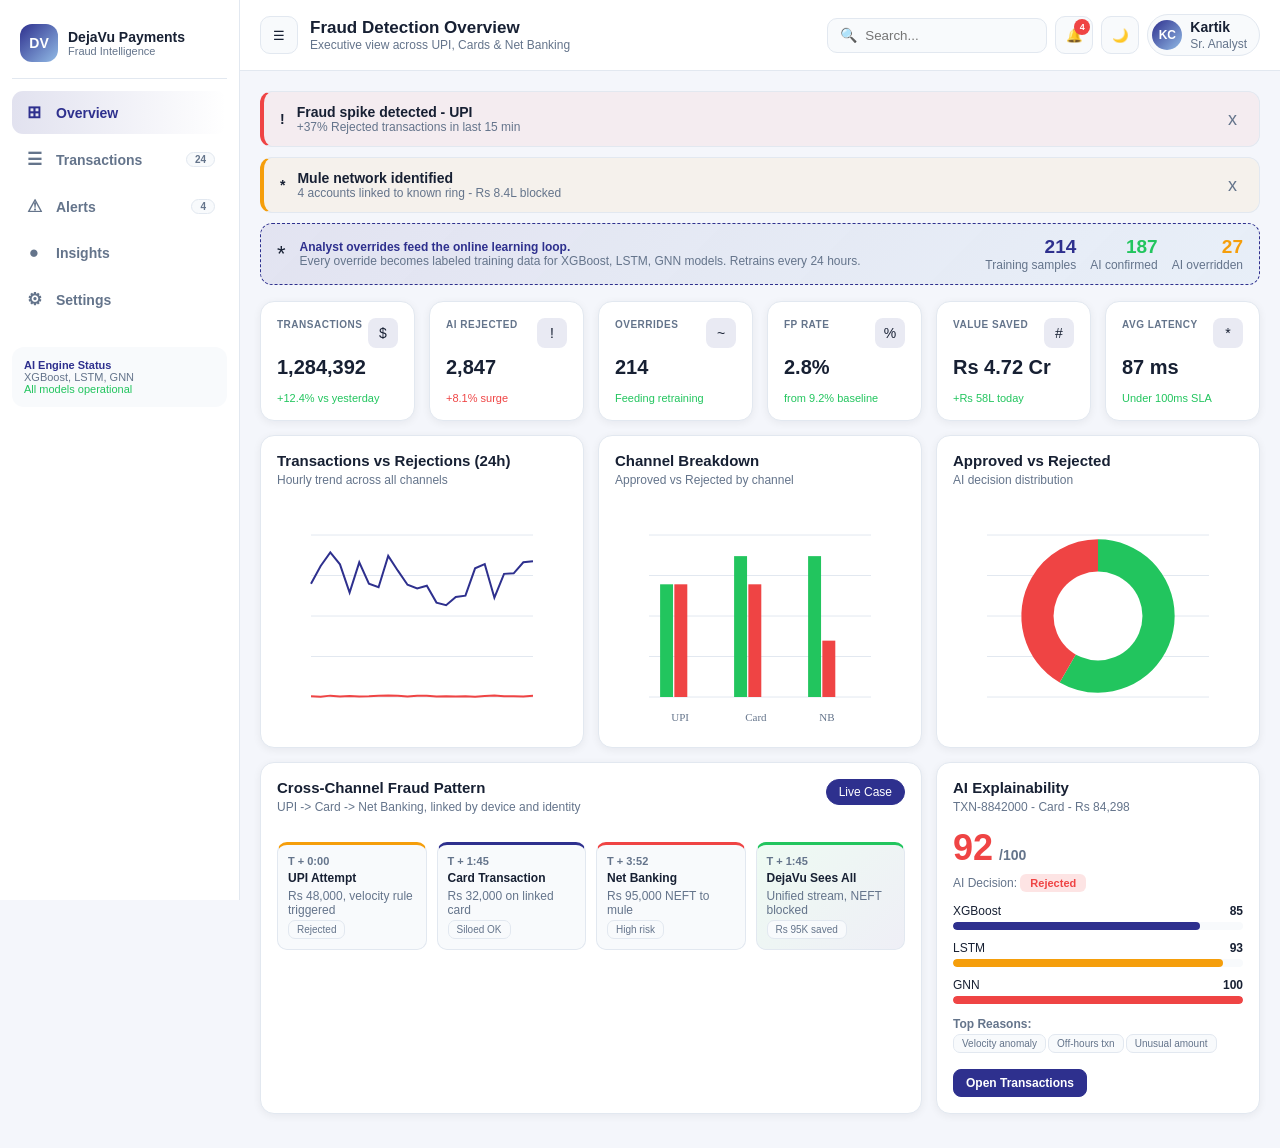
<file: index.html>
<!DOCTYPE html>
<html lang="en"><head><meta charset="UTF-8"><meta name="viewport" content="width=device-width,initial-scale=1.0"><title>DejaVu Payments</title><link rel="stylesheet" href="styles.css"></head>
<body data-page="overview">
<div class="app">
  <aside class="sidebar" id="sidebar">
    <div class="brand"><div class="logo">DV</div><div class="brand-text"><div class="brand-title">DejaVu Payments</div><div class="brand-sub">Fraud Intelligence</div></div></div>
    
<nav class="nav">
  <a href="index.html" data-page="overview"><span class="nav-ico">&#8862;</span><span class="nav-label">Overview</span></a>
  <a href="transactions.html" data-page="transactions"><span class="nav-ico">&#9776;</span><span class="nav-label">Transactions</span><span class="nav-count" data-count="txns">0</span></a>
  <a href="alerts.html" data-page="alerts"><span class="nav-ico">&#9888;</span><span class="nav-label">Alerts</span><span class="nav-count" data-count="alerts">0</span></a>
  <a href="insights.html" data-page="insights"><span class="nav-ico">&#9679;</span><span class="nav-label">Insights</span></a>
  <a href="settings.html" data-page="settings"><span class="nav-ico">&#9881;</span><span class="nav-label">Settings</span></a>
</nav>

    <div class="engine-card"><b style="color:var(--primary)">AI Engine Status</b><br>XGBoost, LSTM, GNN<br><span style="color:var(--safe)">All models operational</span></div>
  </aside>
  <main class="main">
    <header class="topbar">
      <div class="left-head"><button class="icon-btn" id="collapseBtn">&#9776;</button><div><div class="page-title" id="pageTitle"></div><div class="page-sub" id="pageSub"></div></div></div>
      <div class="top-actions">
        <div class="search"><span>&#128269;</span><input placeholder="Search..."></div>
        <button class="icon-btn" id="notifBtn">&#128276;<span class="badge" id="notifBadge">0</span></button>
        <button class="icon-btn" id="themeToggle">&#127769;</button>
        <div class="user"><div class="avatar">KC</div><span><b>Kartik</b><br><small class="small">Sr. Analyst</small></span></div>
        <div class="notif-panel" id="notifPanel"><div class="notif-head"><b>Notifications</b><button class="btn" onclick="markAllRead()">Mark all read</button></div><div class="notif-list" id="notifList"></div><a class="small" style="text-align:center;padding:10px;text-decoration:none;color:var(--primary)" href="alerts.html">View all alerts</a></div>
      </div>
    </header>
    <section class="content">
<div id="alertsStrip"></div>
<div class="training-banner" id="trainingBanner"></div>
<div class="grid">
  <div class="kpi c2"><div class="kpi-top"><div class="kpi-label">Transactions</div><div class="kpi-ico">$</div></div><div class="kpi-value">1,284,392</div><div class="delta up">+12.4% vs yesterday</div></div>
  <div class="kpi c2"><div class="kpi-top"><div class="kpi-label">AI Rejected</div><div class="kpi-ico">!</div></div><div class="kpi-value">2,847</div><div class="delta down">+8.1% surge</div></div>
  <div class="kpi c2"><div class="kpi-top"><div class="kpi-label">Overrides</div><div class="kpi-ico">~</div></div><div class="kpi-value">214</div><div class="delta up">Feeding retraining</div></div>
  <div class="kpi c2"><div class="kpi-top"><div class="kpi-label">FP Rate</div><div class="kpi-ico">%</div></div><div class="kpi-value">2.8%</div><div class="delta up">from 9.2% baseline</div></div>
  <div class="kpi c2"><div class="kpi-top"><div class="kpi-label">Value Saved</div><div class="kpi-ico">#</div></div><div class="kpi-value">Rs 4.72 Cr</div><div class="delta up">+Rs 58L today</div></div>
  <div class="kpi c2"><div class="kpi-top"><div class="kpi-label">Avg Latency</div><div class="kpi-ico">*</div></div><div class="kpi-value">87 ms</div><div class="delta up">Under 100ms SLA</div></div>
</div>
<div class="grid">
  <div class="card c4"><div class="card-title">Transactions vs Rejections (24h)</div><div class="card-sub">Hourly trend across all channels</div><div class="chartbox"><canvas id="lineChart"></canvas></div></div>
  <div class="card c4"><div class="card-title">Channel Breakdown</div><div class="card-sub">Approved vs Rejected by channel</div><div class="chartbox"><canvas id="barChart"></canvas></div></div>
  <div class="card c4"><div class="card-title">Approved vs Rejected</div><div class="card-sub">AI decision distribution</div><div class="chartbox"><canvas id="donutChart"></canvas></div></div>
</div>
<div class="grid">
  <div class="card c8">
    <div class="card-head"><div><div class="card-title">Cross-Channel Fraud Pattern</div><div class="card-sub">UPI -> Card -> Net Banking, linked by device and identity</div></div><span class="chip active">Live Case</span></div>
    <div class="timeline">
      <div class="node upi"><div class="time">T + 0:00</div><div class="tl-title">UPI Attempt</div><div class="small">Rs 48,000, velocity rule triggered</div><span class="tag">Rejected</span></div>
      <div class="node cardn"><div class="time">T + 1:45</div><div class="tl-title">Card Transaction</div><div class="small">Rs 32,000 on linked card</div><span class="tag">Siloed OK</span></div>
      <div class="node nb"><div class="time">T + 3:52</div><div class="tl-title">Net Banking</div><div class="small">Rs 95,000 NEFT to mule</div><span class="tag">High risk</span></div>
      <div class="node dv"><div class="time">T + 1:45</div><div class="tl-title">DejaVu Sees All</div><div class="small">Unified stream, NEFT blocked</div><span class="tag">Rs 95K saved</span></div>
    </div>
  </div>
  <div class="card c4">
    <div class="card-title">AI Explainability</div>
    <div class="card-sub" id="explainId"></div>
    <div class="risk-big" id="explainScore"></div>
    <div id="aiDecisionLabel" class="small" style="margin:6px 0 12px"></div>
    <div class="sig"><div class="sigline"><span>XGBoost</span><b id="sigXGB"></b></div><div class="bar"><div id="fillXGB" class="fill" style="background:var(--primary)"></div></div></div>
    <div class="sig"><div class="sigline"><span>LSTM</span><b id="sigLSTM"></b></div><div class="bar"><div id="fillLSTM" class="fill" style="background:var(--warn)"></div></div></div>
    <div class="sig"><div class="sigline"><span>GNN</span><b id="sigGNN"></b></div><div class="bar"><div id="fillGNN" class="fill" style="background:var(--danger)"></div></div></div>
    <div style="margin-top:10px"><b class="small">Top Reasons:</b><br><div id="explainReasons"></div></div>
    <br><a href="transactions.html" class="btn primary">Open Transactions</a>
  </div>
</div>
</section>
  </main>
</div>

<div class="modal-back" id="modalBack">
  <div class="modal">
    <h3 id="modalTitle">Manual Review</h3>
    <p class="small" id="modalDesc"></p>
    <label>Reason <span style="color:var(--danger)">*</span></label>
    <select id="modalReason">
      <option value="">Select reason...</option>
      <option>Customer verified transaction</option>
      <option>Known merchant / recurring pattern</option>
      <option>Velocity anomaly confirmed</option>
      <option>Mule network destination confirmed</option>
      <option>Behavioral drift matches ATO</option>
      <option>False positive - low-risk context</option>
      <option>Other (see notes)</option>
    </select>
    <label>Analyst Notes (optional)</label>
    <textarea rows="3" placeholder="Add training context..."></textarea>
    <div class="modal-actions">
      <button class="btn" onclick="closeModal()">Cancel</button>
      <button class="btn primary" onclick="submitReview()">Submit as Training Data</button>
    </div>
  </div>
</div>
<div class="toast" id="toast"><b id="toastTitle">Saved</b><br><span class="small" id="toastMsg">Done</span></div>

<script src="app.js"></script>
</body></html>
</file>
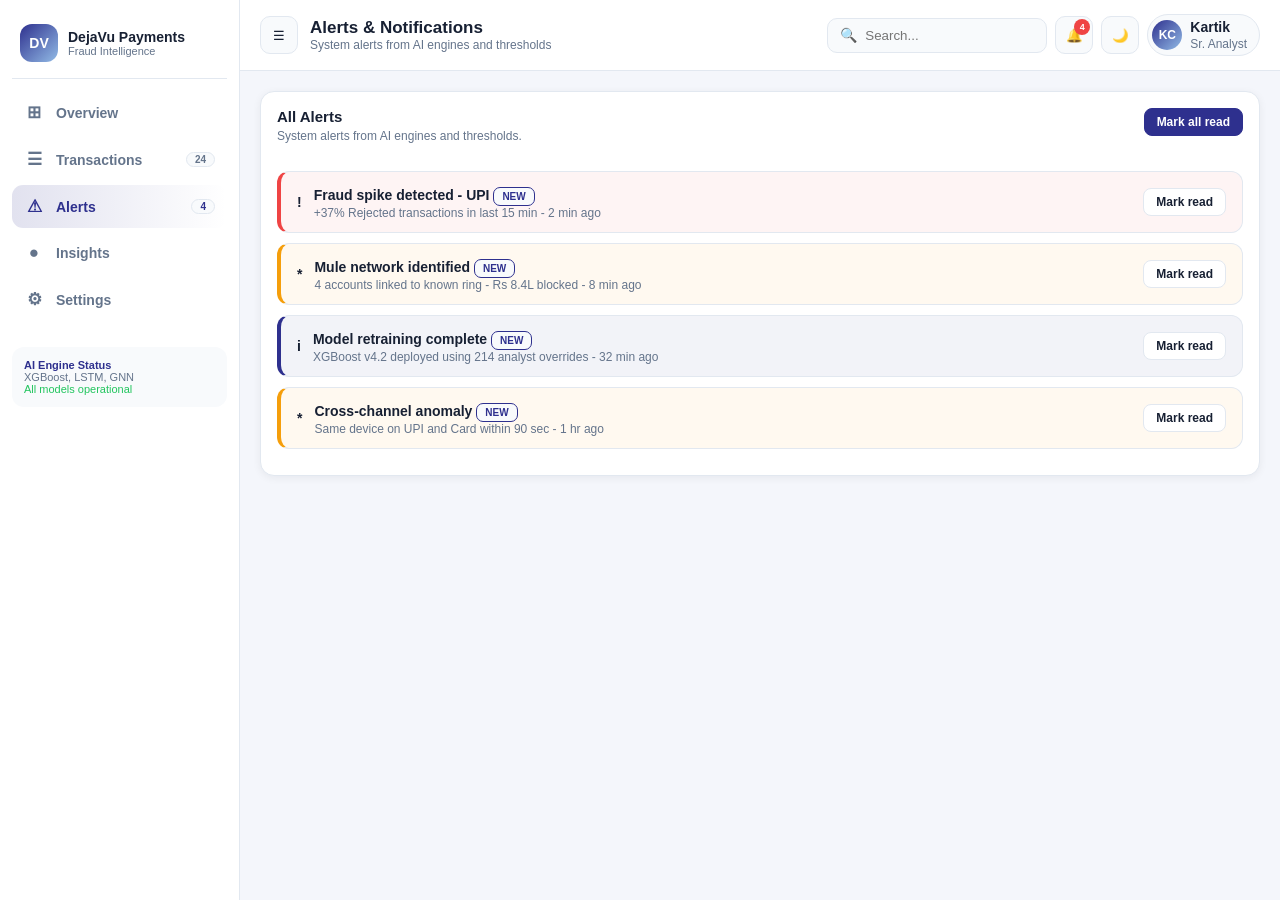
<file: alerts.html>
<!DOCTYPE html>
<html lang="en"><head><meta charset="UTF-8"><meta name="viewport" content="width=device-width,initial-scale=1.0"><title>DejaVu Payments</title><link rel="stylesheet" href="styles.css"></head>
<body data-page="alerts">
<div class="app">
  <aside class="sidebar" id="sidebar">
    <div class="brand"><div class="logo">DV</div><div class="brand-text"><div class="brand-title">DejaVu Payments</div><div class="brand-sub">Fraud Intelligence</div></div></div>
    
<nav class="nav">
  <a href="index.html" data-page="overview"><span class="nav-ico">&#8862;</span><span class="nav-label">Overview</span></a>
  <a href="transactions.html" data-page="transactions"><span class="nav-ico">&#9776;</span><span class="nav-label">Transactions</span><span class="nav-count" data-count="txns">0</span></a>
  <a href="alerts.html" data-page="alerts"><span class="nav-ico">&#9888;</span><span class="nav-label">Alerts</span><span class="nav-count" data-count="alerts">0</span></a>
  <a href="insights.html" data-page="insights"><span class="nav-ico">&#9679;</span><span class="nav-label">Insights</span></a>
  <a href="settings.html" data-page="settings"><span class="nav-ico">&#9881;</span><span class="nav-label">Settings</span></a>
</nav>

    <div class="engine-card"><b style="color:var(--primary)">AI Engine Status</b><br>XGBoost, LSTM, GNN<br><span style="color:var(--safe)">All models operational</span></div>
  </aside>
  <main class="main">
    <header class="topbar">
      <div class="left-head"><button class="icon-btn" id="collapseBtn">&#9776;</button><div><div class="page-title" id="pageTitle"></div><div class="page-sub" id="pageSub"></div></div></div>
      <div class="top-actions">
        <div class="search"><span>&#128269;</span><input placeholder="Search..."></div>
        <button class="icon-btn" id="notifBtn">&#128276;<span class="badge" id="notifBadge">0</span></button>
        <button class="icon-btn" id="themeToggle">&#127769;</button>
        <div class="user"><div class="avatar">KC</div><span><b>Kartik</b><br><small class="small">Sr. Analyst</small></span></div>
        <div class="notif-panel" id="notifPanel"><div class="notif-head"><b>Notifications</b><button class="btn" onclick="markAllRead()">Mark all read</button></div><div class="notif-list" id="notifList"></div><a class="small" style="text-align:center;padding:10px;text-decoration:none;color:var(--primary)" href="alerts.html">View all alerts</a></div>
      </div>
    </header>
    <section class="content">
<div class="grid"><div class="card c12">
  <div class="card-head"><div><div class="card-title">All Alerts</div><div class="card-sub">System alerts from AI engines and thresholds.</div></div><button class="btn primary" onclick="markAllRead();renderAlerts()">Mark all read</button></div>
  <div id="alertsList"></div>
</div></div>
</section>
  </main>
</div>

<div class="modal-back" id="modalBack">
  <div class="modal">
    <h3 id="modalTitle">Manual Review</h3>
    <p class="small" id="modalDesc"></p>
    <label>Reason <span style="color:var(--danger)">*</span></label>
    <select id="modalReason">
      <option value="">Select reason...</option>
      <option>Customer verified transaction</option>
      <option>Known merchant / recurring pattern</option>
      <option>Velocity anomaly confirmed</option>
      <option>Mule network destination confirmed</option>
      <option>Behavioral drift matches ATO</option>
      <option>False positive - low-risk context</option>
      <option>Other (see notes)</option>
    </select>
    <label>Analyst Notes (optional)</label>
    <textarea rows="3" placeholder="Add training context..."></textarea>
    <div class="modal-actions">
      <button class="btn" onclick="closeModal()">Cancel</button>
      <button class="btn primary" onclick="submitReview()">Submit as Training Data</button>
    </div>
  </div>
</div>
<div class="toast" id="toast"><b id="toastTitle">Saved</b><br><span class="small" id="toastMsg">Done</span></div>

<script src="app.js"></script>
</body></html>
</file>
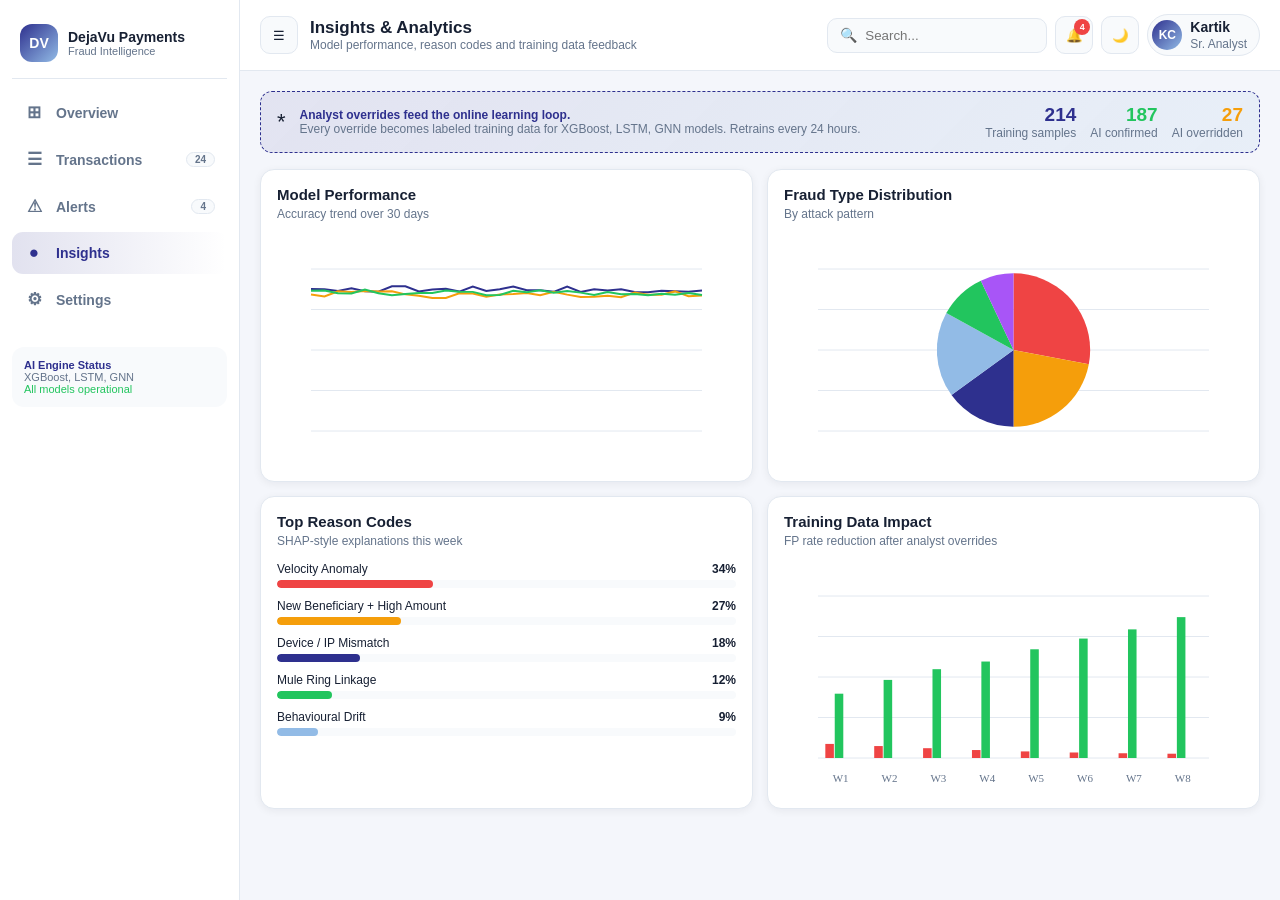
<file: insights.html>
<!DOCTYPE html>
<html lang="en"><head><meta charset="UTF-8"><meta name="viewport" content="width=device-width,initial-scale=1.0"><title>DejaVu Payments</title><link rel="stylesheet" href="styles.css"></head>
<body data-page="insights">
<div class="app">
  <aside class="sidebar" id="sidebar">
    <div class="brand"><div class="logo">DV</div><div class="brand-text"><div class="brand-title">DejaVu Payments</div><div class="brand-sub">Fraud Intelligence</div></div></div>
    
<nav class="nav">
  <a href="index.html" data-page="overview"><span class="nav-ico">&#8862;</span><span class="nav-label">Overview</span></a>
  <a href="transactions.html" data-page="transactions"><span class="nav-ico">&#9776;</span><span class="nav-label">Transactions</span><span class="nav-count" data-count="txns">0</span></a>
  <a href="alerts.html" data-page="alerts"><span class="nav-ico">&#9888;</span><span class="nav-label">Alerts</span><span class="nav-count" data-count="alerts">0</span></a>
  <a href="insights.html" data-page="insights"><span class="nav-ico">&#9679;</span><span class="nav-label">Insights</span></a>
  <a href="settings.html" data-page="settings"><span class="nav-ico">&#9881;</span><span class="nav-label">Settings</span></a>
</nav>

    <div class="engine-card"><b style="color:var(--primary)">AI Engine Status</b><br>XGBoost, LSTM, GNN<br><span style="color:var(--safe)">All models operational</span></div>
  </aside>
  <main class="main">
    <header class="topbar">
      <div class="left-head"><button class="icon-btn" id="collapseBtn">&#9776;</button><div><div class="page-title" id="pageTitle"></div><div class="page-sub" id="pageSub"></div></div></div>
      <div class="top-actions">
        <div class="search"><span>&#128269;</span><input placeholder="Search..."></div>
        <button class="icon-btn" id="notifBtn">&#128276;<span class="badge" id="notifBadge">0</span></button>
        <button class="icon-btn" id="themeToggle">&#127769;</button>
        <div class="user"><div class="avatar">KC</div><span><b>Kartik</b><br><small class="small">Sr. Analyst</small></span></div>
        <div class="notif-panel" id="notifPanel"><div class="notif-head"><b>Notifications</b><button class="btn" onclick="markAllRead()">Mark all read</button></div><div class="notif-list" id="notifList"></div><a class="small" style="text-align:center;padding:10px;text-decoration:none;color:var(--primary)" href="alerts.html">View all alerts</a></div>
      </div>
    </header>
    <section class="content">
<div class="training-banner" id="trainingBanner"></div>
<div class="grid">
  <div class="card c6"><div class="card-title">Model Performance</div><div class="card-sub">Accuracy trend over 30 days</div><div class="chartbox"><canvas id="modelChart"></canvas></div></div>
  <div class="card c6"><div class="card-title">Fraud Type Distribution</div><div class="card-sub">By attack pattern</div><div class="chartbox"><canvas id="fraudTypeChart"></canvas></div></div>
</div>
<div class="grid">
  <div class="card c6">
    <div class="card-title">Top Reason Codes</div><div class="card-sub">SHAP-style explanations this week</div>
    <div class="sig"><div class="sigline"><span>Velocity Anomaly</span><b>34%</b></div><div class="bar"><div class="fill" style="width:34%;background:var(--danger)"></div></div></div>
    <div class="sig"><div class="sigline"><span>New Beneficiary + High Amount</span><b>27%</b></div><div class="bar"><div class="fill" style="width:27%;background:var(--warn)"></div></div></div>
    <div class="sig"><div class="sigline"><span>Device / IP Mismatch</span><b>18%</b></div><div class="bar"><div class="fill" style="width:18%;background:var(--primary)"></div></div></div>
    <div class="sig"><div class="sigline"><span>Mule Ring Linkage</span><b>12%</b></div><div class="bar"><div class="fill" style="width:12%;background:var(--safe)"></div></div></div>
    <div class="sig"><div class="sigline"><span>Behavioural Drift</span><b>9%</b></div><div class="bar"><div class="fill" style="width:9%;background:var(--accent)"></div></div></div>
  </div>
  <div class="card c6"><div class="card-title">Training Data Impact</div><div class="card-sub">FP rate reduction after analyst overrides</div><div class="chartbox"><canvas id="feedbackChart"></canvas></div></div>
</div>
</section>
  </main>
</div>

<div class="modal-back" id="modalBack">
  <div class="modal">
    <h3 id="modalTitle">Manual Review</h3>
    <p class="small" id="modalDesc"></p>
    <label>Reason <span style="color:var(--danger)">*</span></label>
    <select id="modalReason">
      <option value="">Select reason...</option>
      <option>Customer verified transaction</option>
      <option>Known merchant / recurring pattern</option>
      <option>Velocity anomaly confirmed</option>
      <option>Mule network destination confirmed</option>
      <option>Behavioral drift matches ATO</option>
      <option>False positive - low-risk context</option>
      <option>Other (see notes)</option>
    </select>
    <label>Analyst Notes (optional)</label>
    <textarea rows="3" placeholder="Add training context..."></textarea>
    <div class="modal-actions">
      <button class="btn" onclick="closeModal()">Cancel</button>
      <button class="btn primary" onclick="submitReview()">Submit as Training Data</button>
    </div>
  </div>
</div>
<div class="toast" id="toast"><b id="toastTitle">Saved</b><br><span class="small" id="toastMsg">Done</span></div>

<script src="app.js"></script>
</body></html>
</file>
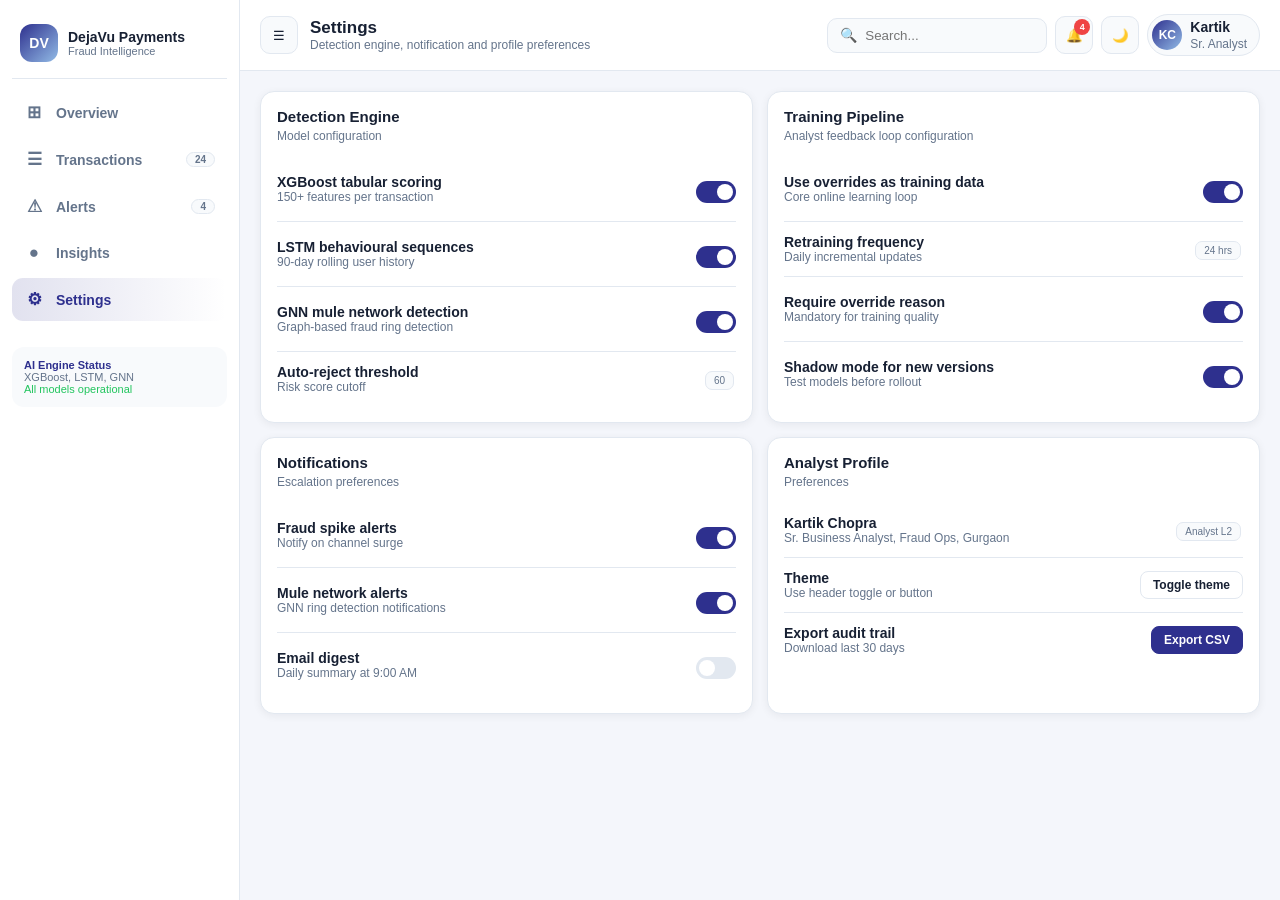
<file: settings.html>
<!DOCTYPE html>
<html lang="en"><head><meta charset="UTF-8"><meta name="viewport" content="width=device-width,initial-scale=1.0"><title>DejaVu Payments</title><link rel="stylesheet" href="styles.css"></head>
<body data-page="settings">
<div class="app">
  <aside class="sidebar" id="sidebar">
    <div class="brand"><div class="logo">DV</div><div class="brand-text"><div class="brand-title">DejaVu Payments</div><div class="brand-sub">Fraud Intelligence</div></div></div>
    
<nav class="nav">
  <a href="index.html" data-page="overview"><span class="nav-ico">&#8862;</span><span class="nav-label">Overview</span></a>
  <a href="transactions.html" data-page="transactions"><span class="nav-ico">&#9776;</span><span class="nav-label">Transactions</span><span class="nav-count" data-count="txns">0</span></a>
  <a href="alerts.html" data-page="alerts"><span class="nav-ico">&#9888;</span><span class="nav-label">Alerts</span><span class="nav-count" data-count="alerts">0</span></a>
  <a href="insights.html" data-page="insights"><span class="nav-ico">&#9679;</span><span class="nav-label">Insights</span></a>
  <a href="settings.html" data-page="settings"><span class="nav-ico">&#9881;</span><span class="nav-label">Settings</span></a>
</nav>

    <div class="engine-card"><b style="color:var(--primary)">AI Engine Status</b><br>XGBoost, LSTM, GNN<br><span style="color:var(--safe)">All models operational</span></div>
  </aside>
  <main class="main">
    <header class="topbar">
      <div class="left-head"><button class="icon-btn" id="collapseBtn">&#9776;</button><div><div class="page-title" id="pageTitle"></div><div class="page-sub" id="pageSub"></div></div></div>
      <div class="top-actions">
        <div class="search"><span>&#128269;</span><input placeholder="Search..."></div>
        <button class="icon-btn" id="notifBtn">&#128276;<span class="badge" id="notifBadge">0</span></button>
        <button class="icon-btn" id="themeToggle">&#127769;</button>
        <div class="user"><div class="avatar">KC</div><span><b>Kartik</b><br><small class="small">Sr. Analyst</small></span></div>
        <div class="notif-panel" id="notifPanel"><div class="notif-head"><b>Notifications</b><button class="btn" onclick="markAllRead()">Mark all read</button></div><div class="notif-list" id="notifList"></div><a class="small" style="text-align:center;padding:10px;text-decoration:none;color:var(--primary)" href="alerts.html">View all alerts</a></div>
      </div>
    </header>
    <section class="content">
<div class="grid">
  <div class="card c6">
    <div class="card-title">Detection Engine</div><div class="card-sub">Model configuration</div>
    <div class="setting"><div><b>XGBoost tabular scoring</b><div class="small">150+ features per transaction</div></div><label class="switch"><input type="checkbox" checked><span class="slider"></span></label></div>
    <div class="setting"><div><b>LSTM behavioural sequences</b><div class="small">90-day rolling user history</div></div><label class="switch"><input type="checkbox" checked><span class="slider"></span></label></div>
    <div class="setting"><div><b>GNN mule network detection</b><div class="small">Graph-based fraud ring detection</div></div><label class="switch"><input type="checkbox" checked><span class="slider"></span></label></div>
    <div class="setting"><div><b>Auto-reject threshold</b><div class="small">Risk score cutoff</div></div><span class="tag">60</span></div>
  </div>
  <div class="card c6">
    <div class="card-title">Training Pipeline</div><div class="card-sub">Analyst feedback loop configuration</div>
    <div class="setting"><div><b>Use overrides as training data</b><div class="small">Core online learning loop</div></div><label class="switch"><input type="checkbox" checked><span class="slider"></span></label></div>
    <div class="setting"><div><b>Retraining frequency</b><div class="small">Daily incremental updates</div></div><span class="tag">24 hrs</span></div>
    <div class="setting"><div><b>Require override reason</b><div class="small">Mandatory for training quality</div></div><label class="switch"><input type="checkbox" checked><span class="slider"></span></label></div>
    <div class="setting"><div><b>Shadow mode for new versions</b><div class="small">Test models before rollout</div></div><label class="switch"><input type="checkbox" checked><span class="slider"></span></label></div>
  </div>
</div>
<div class="grid">
  <div class="card c6">
    <div class="card-title">Notifications</div><div class="card-sub">Escalation preferences</div>
    <div class="setting"><div><b>Fraud spike alerts</b><div class="small">Notify on channel surge</div></div><label class="switch"><input type="checkbox" checked><span class="slider"></span></label></div>
    <div class="setting"><div><b>Mule network alerts</b><div class="small">GNN ring detection notifications</div></div><label class="switch"><input type="checkbox" checked><span class="slider"></span></label></div>
    <div class="setting"><div><b>Email digest</b><div class="small">Daily summary at 9:00 AM</div></div><label class="switch"><input type="checkbox"><span class="slider"></span></label></div>
  </div>
  <div class="card c6">
    <div class="card-title">Analyst Profile</div><div class="card-sub">Preferences</div>
    <div class="setting"><div><b>Kartik Chopra</b><div class="small">Sr. Business Analyst, Fraud Ops, Gurgaon</div></div><span class="tag">Analyst L2</span></div>
    <div class="setting"><div><b>Theme</b><div class="small">Use header toggle or button</div></div><button class="btn" onclick="toggleTheme()">Toggle theme</button></div>
    <div class="setting"><div><b>Export audit trail</b><div class="small">Download last 30 days</div></div><button class="btn primary">Export CSV</button></div>
  </div>
</div>
</section>
  </main>
</div>

<div class="modal-back" id="modalBack">
  <div class="modal">
    <h3 id="modalTitle">Manual Review</h3>
    <p class="small" id="modalDesc"></p>
    <label>Reason <span style="color:var(--danger)">*</span></label>
    <select id="modalReason">
      <option value="">Select reason...</option>
      <option>Customer verified transaction</option>
      <option>Known merchant / recurring pattern</option>
      <option>Velocity anomaly confirmed</option>
      <option>Mule network destination confirmed</option>
      <option>Behavioral drift matches ATO</option>
      <option>False positive - low-risk context</option>
      <option>Other (see notes)</option>
    </select>
    <label>Analyst Notes (optional)</label>
    <textarea rows="3" placeholder="Add training context..."></textarea>
    <div class="modal-actions">
      <button class="btn" onclick="closeModal()">Cancel</button>
      <button class="btn primary" onclick="submitReview()">Submit as Training Data</button>
    </div>
  </div>
</div>
<div class="toast" id="toast"><b id="toastTitle">Saved</b><br><span class="small" id="toastMsg">Done</span></div>

<script src="app.js"></script>
</body></html>
</file>
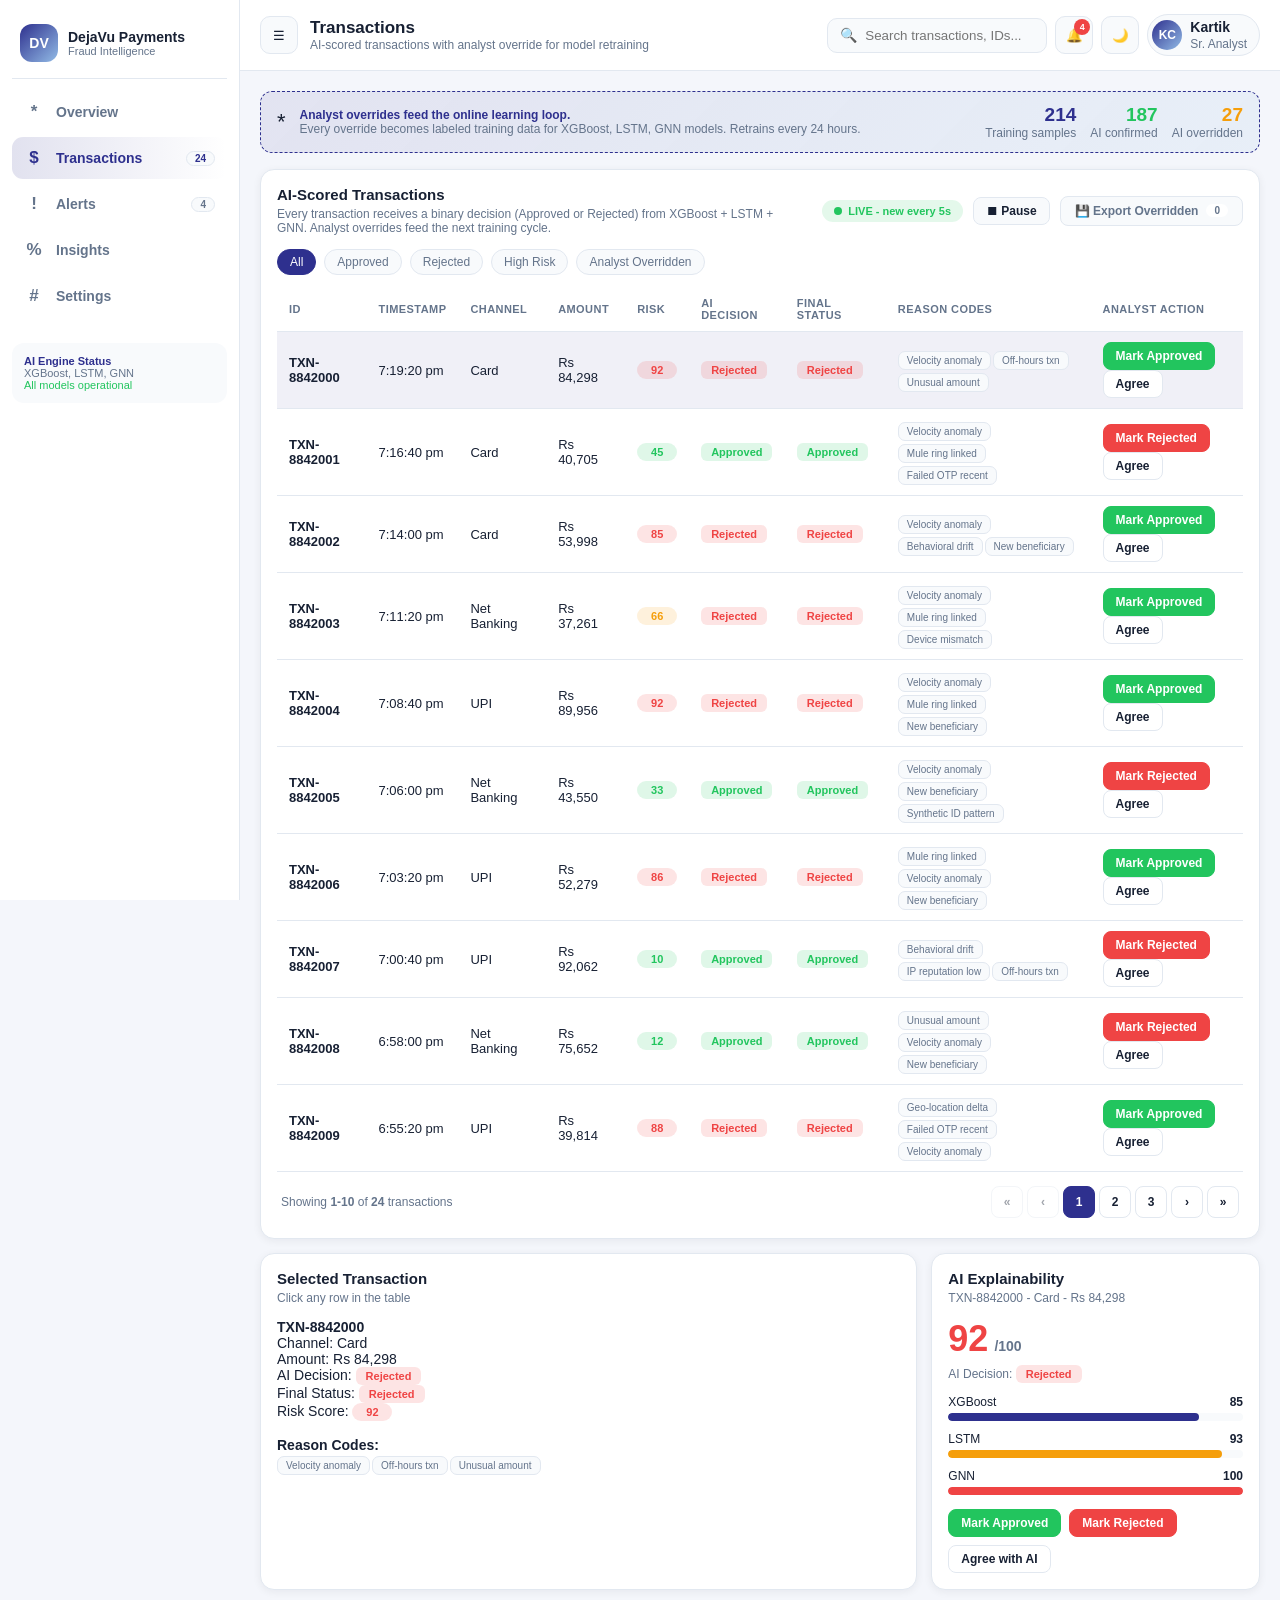
<file: transactions.html>
<!DOCTYPE html>
<html lang="en">
<head>
<meta charset="UTF-8">
<meta name="viewport" content="width=device-width, initial-scale=1.0">
<title>DejaVu Payments - Transactions</title>
<link rel="stylesheet" href="styles.css">
<style>
  /* --- Transactions page local overrides + additions --- */
  .txn-card{width:100%;box-sizing:border-box;margin-bottom:14px}
  .txn-head{
    display:flex;justify-content:space-between;align-items:center;
    gap:16px;flex-wrap:wrap;margin-bottom:14px
  }
  .txn-head .head-left{min-width:0;flex:1 1 260px}
  .txn-head .head-right{display:flex;align-items:center;gap:10px;flex-wrap:wrap}
  .live-badge{display:inline-flex;align-items:center;gap:6px;padding:5px 12px;border-radius:999px;background:rgba(34,197,94,.12);color:var(--safe);font-size:11px;font-weight:800;white-space:nowrap}
  .live-dot{width:8px;height:8px;border-radius:50%;background:var(--safe);box-shadow:0 0 0 rgba(34,197,94,.6);animation:pulse 1.6s infinite;flex-shrink:0}
  .live-dot.off{background:var(--muted);animation:none;box-shadow:none}
  @keyframes pulse{0%{box-shadow:0 0 0 0 rgba(34,197,94,.6)}70%{box-shadow:0 0 0 8px rgba(34,197,94,0)}100%{box-shadow:0 0 0 0 rgba(34,197,94,0)}}
  .pause-btn{background:var(--surface2);border:1px solid var(--border);border-radius:8px;padding:6px 12px;font-size:12px;font-weight:700;cursor:pointer;color:var(--text);white-space:nowrap}
  .pause-btn.paused{background:rgba(245,158,11,.14);color:var(--warn);border-color:var(--warn)}
  .live-indicator{display:none;align-items:center;gap:8px;padding:8px 14px;border-radius:10px;background:rgba(46,48,142,.08);color:var(--primary);font-size:12px;margin-bottom:12px;font-weight:700}
  .live-indicator a{color:var(--primary);text-decoration:underline;cursor:pointer}
  .filter-row{display:flex;align-items:center;gap:10px;flex-wrap:wrap;margin-bottom:12px}
  .filter-row .filters{flex:1 1 auto}
  .pagination{display:flex;justify-content:space-between;align-items:center;gap:14px;padding:14px 4px 4px;flex-wrap:wrap}
  .page-info{font-size:12px;color:var(--muted)}
  .page-ctrls{display:flex;gap:4px;flex-wrap:wrap}
  .page-btn{min-width:32px;height:32px;border-radius:8px;border:1px solid var(--border);background:var(--surface);color:var(--text);cursor:pointer;font-weight:700;font-size:12px;padding:0 8px}
  .page-btn:hover:not(:disabled){border-color:var(--primary);color:var(--primary)}
  .page-btn.active{background:var(--primary);color:#fff;border-color:var(--primary)}
  .page-btn:disabled{opacity:.4;cursor:not-allowed}
  .export-btn{background:var(--primary);color:#fff;border:1px solid var(--primary);border-radius:8px;padding:7px 14px;font-weight:700;font-size:12px;cursor:pointer;display:inline-flex;align-items:center;gap:8px;white-space:nowrap}
  .export-btn:hover:not(:disabled){background:var(--primary2)}
  .export-btn:disabled{background:var(--surface2);color:var(--muted);border-color:var(--border);cursor:not-allowed}
  .export-count{background:rgba(255,255,255,.22);padding:1px 8px;border-radius:99px;font-size:10px}
  .export-btn:disabled .export-count{background:var(--surface);color:var(--muted)}
  /* Below-table detail grid (two cards side by side) - safe explicit widths */
  .detail-row{display:grid;grid-template-columns:2fr 1fr;gap:14px;align-items:stretch}
  .detail-row > .card{width:100%;box-sizing:border-box;min-width:0}
  @media(max-width:1100px){.detail-row{grid-template-columns:1fr}}
</style>
</head>
<body data-page="transactions">
<div class="app">
  <aside class="sidebar" id="sidebar">
    <div class="brand">
      <div class="logo">DV</div>
      <div class="brand-text"><div class="brand-title">DejaVu Payments</div><div class="brand-sub">Fraud Intelligence</div></div>
    </div>
    <nav class="nav">
      <a href="index.html" data-page="overview"><span class="nav-ico">*</span><span class="nav-label">Overview</span></a>
      <a href="transactions.html" data-page="transactions"><span class="nav-ico">$</span><span class="nav-label">Transactions</span><span class="nav-count" data-count="txns">0</span></a>
      <a href="alerts.html" data-page="alerts"><span class="nav-ico">!</span><span class="nav-label">Alerts</span><span class="nav-count" data-count="alerts">0</span></a>
      <a href="insights.html" data-page="insights"><span class="nav-ico">%</span><span class="nav-label">Insights</span></a>
      <a href="settings.html" data-page="settings"><span class="nav-ico">#</span><span class="nav-label">Settings</span></a>
    </nav>
    <div class="engine-card"><b style="color:var(--primary)">AI Engine Status</b><br>XGBoost, LSTM, GNN<br><span style="color:var(--safe)">All models operational</span></div>
  </aside>
  <main class="main">
    <header class="topbar">
      <div class="left-head">
        <button class="icon-btn" id="collapseBtn">&#9776;</button>
        <div><div class="page-title" id="pageTitle"></div><div class="page-sub" id="pageSub"></div></div>
      </div>
      <div class="top-actions">
        <div class="search"><span>&#128269;</span><input placeholder="Search transactions, IDs..."></div>
        <button class="icon-btn" id="notifBtn">&#128276;<span class="badge" id="notifBadge">0</span></button>
        <button class="icon-btn" id="themeToggle">&#127769;</button>
        <div class="user"><div class="avatar">KC</div><span><b>Kartik</b><br><small class="small">Sr. Analyst</small></span></div>
        <div class="notif-panel" id="notifPanel">
          <div class="notif-head"><b>Notifications</b><button class="btn" onclick="markAllRead()">Mark all read</button></div>
          <div class="notif-list" id="notifList"></div>
          <a class="small" style="text-align:center;padding:12px;text-decoration:none;color:var(--primary)" href="alerts.html">View all alerts</a>
        </div>
      </div>
    </header>
    <section class="content">
      <div class="training-banner" id="trainingBanner"></div>
      <div class="live-indicator" id="liveIndicator" data-new="0"></div>

      <!-- Main transactions card - plain full-width block, no grid abstraction -->
      <div class="card txn-card">
        <div class="txn-head">
          <div class="head-left">
            <div class="card-title" style="margin-bottom:4px">AI-Scored Transactions</div>
            <div class="card-sub" style="margin-bottom:0">Every transaction receives a binary decision (Approved or Rejected) from XGBoost + LSTM + GNN. Analyst overrides feed the next training cycle.</div>
          </div>
          <div class="head-right">
            <span class="live-badge"><span class="live-dot" id="liveDot"></span> LIVE - new every 5s</span>
            <button class="pause-btn" id="pauseBtn" onclick="togglePause()">&#9209; Pause</button>
            <button class="export-btn" id="exportBtn" onclick="exportOverridden()" disabled>
              &#128190; Export Overridden <span class="export-count" id="exportCount">0</span>
            </button>
          </div>
        </div>

        <div class="filter-row">
          <div class="filters">
            <span class="chip active" data-filter="all">All</span>
            <span class="chip" data-filter="Approved">Approved</span>
            <span class="chip" data-filter="Rejected">Rejected</span>
            <span class="chip" data-filter="high-risk">High Risk</span>
            <span class="chip" data-filter="overridden">Analyst Overridden</span>
          </div>
        </div>

        <div class="table-wrap">
          <table>
            <thead>
              <tr>
                <th>ID</th><th>Timestamp</th><th>Channel</th><th>Amount</th>
                <th>Risk</th><th>AI Decision</th><th>Final Status</th>
                <th>Reason Codes</th><th>Analyst Action</th>
              </tr>
            </thead>
            <tbody id="txnBody"></tbody>
          </table>
        </div>
        <div class="pagination" id="pagination"></div>
      </div>

      <!-- Detail + Explainability row -->
      <div class="detail-row">
        <div class="card">
          <div class="card-title">Selected Transaction</div>
          <div class="card-sub">Click any row in the table</div>
          <div id="txnDetail"></div>
        </div>
        <div class="card">
          <div class="card-title">AI Explainability</div>
          <div class="card-sub" id="explainId2"></div>
          <div class="risk-big" id="explainScore2"></div>
          <div id="aiDecisionLabel" class="small" style="margin:6px 0 12px"></div>
          <div class="sig"><div class="sigline"><span>XGBoost</span><b id="sigXGB2"></b></div><div class="bar"><div id="fillXGB2" class="fill" style="background:var(--primary)"></div></div></div>
          <div class="sig"><div class="sigline"><span>LSTM</span><b id="sigLSTM2"></b></div><div class="bar"><div id="fillLSTM2" class="fill" style="background:var(--warn)"></div></div></div>
          <div class="sig"><div class="sigline"><span>GNN</span><b id="sigGNN2"></b></div><div class="bar"><div id="fillGNN2" class="fill" style="background:var(--danger)"></div></div></div>
          <div style="margin-top:14px;display:flex;gap:8px;flex-wrap:wrap">
            <button class="btn safe" onclick="openReview('approve')">Mark Approved</button>
            <button class="btn danger" onclick="openReview('reject')">Mark Rejected</button>
            <button class="btn" onclick="openReview('agree')">Agree with AI</button>
          </div>
        </div>
      </div>
    </section>
  </main>
</div>

<div class="modal-back" id="modalBack">
  <div class="modal">
    <h3 id="modalTitle">Manual Review</h3>
    <p class="small" id="modalDesc"></p>
    <label>Reason <span style="color:var(--danger)">*</span></label>
    <select id="modalReason">
      <option value="">Select reason...</option>
      <option>Customer verified transaction</option>
      <option>Known merchant / recurring pattern</option>
      <option>Velocity anomaly confirmed</option>
      <option>Mule network destination confirmed</option>
      <option>Behavioral drift matches ATO</option>
      <option>False positive - low-risk context</option>
      <option>Other (see notes)</option>
    </select>
    <label>Analyst Notes (optional)</label>
    <textarea id="modalNotes" rows="3" placeholder="Add training context for the models..."></textarea>
    <div class="modal-actions">
      <button class="btn" onclick="closeModal()">Cancel</button>
      <button class="btn primary" onclick="submitReview()">Submit as Training Data</button>
    </div>
  </div>
</div>
<div class="toast" id="toast">
  <b id="toastTitle">Saved</b><br>
  <span class="small" id="toastMsg">Done</span>
</div>

<script src="app.js"></script>
</body>
</html>
</file>
<file: styles.css>
:root{
  --bg:#f4f6fb; --surface:#fff; --surface2:#f8fafc;
  --text:#172033; --muted:#64748b; --border:#e2e8f0;
  --primary:#2E308E; --primary2:#4c50c9; --accent:#92BBE6;
  --safe:#22c55e; --warn:#f59e0b; --danger:#ef4444;
  --shadow:0 2px 8px rgba(15,23,42,.06);
  --shadow2:0 12px 34px rgba(15,23,42,.12);
  --radius:14px; --gap:14px;
  --side:240px; --sideCollapsed:72px;
}
[data-theme=dark]{
  --bg:#0b1020; --surface:#121832; --surface2:#182043;
  --text:#e6ebff; --muted:#9aa5c9; --border:#24304f;
  --primary:#7678ff; --primary2:#9ca0ff;
  --shadow:0 2px 8px rgba(0,0,0,.35);
  --shadow2:0 12px 34px rgba(0,0,0,.45);
}
*{box-sizing:border-box; min-width:0}
html,body{margin:0; overflow-x:hidden; width:100%}
body{font-family:Inter,-apple-system,BlinkMacSystemFont,'Segoe UI',Roboto,sans-serif;background:var(--bg);color:var(--text);font-size:14px}
.app{display:grid;grid-template-columns:var(--side) minmax(0,1fr);min-height:100vh;transition:grid-template-columns .25s}
.app.collapsed{grid-template-columns:var(--sideCollapsed) minmax(0,1fr)}
.sidebar{position:sticky;top:0;height:100vh;background:var(--surface);border-right:1px solid var(--border);padding:18px 12px;z-index:20;overflow:hidden}
.brand{display:flex;gap:10px;align-items:center;padding:6px 8px 16px;margin-bottom:12px;border-bottom:1px solid var(--border)}
.logo{width:38px;height:38px;border-radius:12px;display:grid;place-items:center;color:#fff;font-weight:900;background:linear-gradient(135deg,var(--primary),var(--accent));flex-shrink:0}
.brand-text,.nav-label,.nav-count,.engine-card{transition:.2s}
.app.collapsed .brand-text,.app.collapsed .nav-label,.app.collapsed .nav-count,.app.collapsed .engine-card{display:none}
.brand-title{font-weight:800}
.brand-sub{font-size:11px;color:var(--muted)}
.nav a{display:flex;align-items:center;gap:12px;text-decoration:none;color:var(--muted);padding:11px 12px;border-radius:11px;margin:4px 0;font-weight:600}
.nav a:hover{background:var(--surface2);color:var(--text)}
.nav a.active{background:linear-gradient(90deg,rgba(46,48,142,.14),transparent);color:var(--primary)}
.nav-ico{font-size:17px;width:20px;text-align:center;flex-shrink:0}
.nav-count{margin-left:auto;border:1px solid var(--border);background:var(--surface2);border-radius:99px;font-size:10px;padding:1px 8px}
.engine-card{margin-top:26px;padding:12px;border-radius:12px;background:var(--surface2);font-size:11px;color:var(--muted)}
.main{min-width:0;max-width:100%;overflow-x:hidden}
.topbar{position:sticky;top:0;z-index:15;background:var(--surface);border-bottom:1px solid var(--border);padding:14px 20px;display:flex;justify-content:space-between;align-items:center;gap:14px}
.left-head{display:flex;align-items:center;gap:12px;min-width:0}
.icon-btn{width:38px;height:38px;border-radius:10px;border:1px solid var(--border);background:var(--surface2);color:var(--text);cursor:pointer;display:grid;place-items:center;position:relative;flex-shrink:0}
.icon-btn:hover{border-color:var(--primary)}
.page-title{font-size:17px;font-weight:800}
.page-sub{font-size:12px;color:var(--muted)}
.top-actions{display:flex;align-items:center;gap:8px;position:relative;flex-shrink:0}
.search{width:220px;background:var(--surface2);border:1px solid var(--border);padding:8px 12px;border-radius:10px;display:flex;gap:8px}
.search input{border:0;outline:0;background:transparent;color:var(--text);width:100%}
.badge{position:absolute;top:2px;right:2px;background:var(--danger);color:white;min-width:16px;height:16px;border-radius:999px;font-size:9px;display:grid;place-items:center;font-weight:800}
.user{display:flex;align-items:center;gap:8px;border:1px solid var(--border);background:var(--surface2);border-radius:999px;padding:4px 12px 4px 4px}
.avatar{width:30px;height:30px;border-radius:50%;display:grid;place-items:center;background:linear-gradient(135deg,var(--primary),var(--accent));color:white;font-weight:800;font-size:12px}
.content{padding:20px;max-width:100%}
.grid{display:grid;gap:var(--gap);grid-template-columns:repeat(12,minmax(0,1fr));margin-bottom:var(--gap)}
.grid > .c2{grid-column:span 2}
.grid > .c3{grid-column:span 3}
.grid > .c4{grid-column:span 4}
.grid > .c6{grid-column:span 6}
.grid > .c8{grid-column:span 8}
.grid > .c12{grid-column:span 12}
.card,.kpi{background:var(--surface);border:1px solid var(--border);border-radius:var(--radius);box-shadow:var(--shadow);padding:16px;min-width:0;overflow:hidden}
.kpi{display:flex;flex-direction:column;min-height:120px}
.kpi-top{display:flex;justify-content:space-between;gap:8px;align-items:flex-start}
.kpi-label{font-size:10px;text-transform:uppercase;letter-spacing:.05em;color:var(--muted);font-weight:800;line-height:1.3}
.kpi-ico{width:30px;height:30px;border-radius:8px;background:rgba(46,48,142,.1);display:grid;place-items:center;flex-shrink:0;font-size:14px}
.kpi-value{font-size:20px;font-weight:900;margin:8px 0 4px;line-height:1.15}
.delta{font-size:11px;margin-top:auto}
.up{color:var(--safe)} .down{color:var(--danger)}
.card-title{font-size:15px;font-weight:900;margin-bottom:4px}
.card-sub{font-size:12px;color:var(--muted);margin-bottom:14px}
.card-head{display:flex;justify-content:space-between;gap:12px;flex-wrap:wrap;margin-bottom:14px;align-items:flex-start}
.chartbox{position:relative;width:100%;height:230px}
.chartbox canvas{display:block;width:100%;height:100%}
.filters{display:flex;gap:8px;flex-wrap:wrap}
.chip{padding:5px 12px;border-radius:999px;border:1px solid var(--border);background:var(--surface2);color:var(--muted);cursor:pointer;font-size:12px;white-space:nowrap}
.chip.active{background:var(--primary);border-color:var(--primary);color:#fff}
.alert{display:flex;gap:12px;align-items:center;padding:12px 16px;border-radius:12px;border:1px solid var(--border);border-left-width:4px;background:var(--surface);margin-bottom:10px}
.alert.danger{border-left-color:var(--danger);background:rgba(239,68,68,.06)}
.alert.warn{border-left-color:var(--warn);background:rgba(245,158,11,.06)}
.alert.info{border-left-color:var(--primary);background:rgba(46,48,142,.06)}
.alert-title{font-weight:800}
.alert-msg{font-size:12px;color:var(--muted)}
.close{margin-left:auto;background:transparent;border:0;color:var(--muted);cursor:pointer;font-size:18px}
.timeline{display:grid;grid-template-columns:repeat(4,minmax(0,1fr));gap:10px}
.node{background:var(--surface2);border:1px solid var(--border);border-radius:10px;padding:10px;min-width:0}
.node.upi{border-top:3px solid var(--warn)}
.node.cardn{border-top:3px solid var(--primary)}
.node.nb{border-top:3px solid var(--danger)}
.node.dv{border-top:3px solid var(--safe);background:linear-gradient(135deg,rgba(34,197,94,.08),rgba(46,48,142,.08))}
.time{font-size:11px;color:var(--muted);font-weight:800}
.tl-title{font-weight:900;margin:4px 0;font-size:12px}
.small{font-size:12px;color:var(--muted)}
.tag{display:inline-block;margin:3px 2px 0 0;padding:3px 8px;border-radius:7px;background:var(--surface2);border:1px solid var(--border);font-size:10px;color:var(--muted)}
.risk-big{font-size:36px;font-weight:900;display:flex;align-items:baseline;gap:6px;line-height:1.1}
.risk-big small{font-size:14px;color:var(--muted)}
.sig{margin:11px 0}
.sigline{display:flex;justify-content:space-between;font-size:12px;margin-bottom:4px}
.bar{height:8px;background:var(--surface2);border-radius:999px;overflow:hidden}
.fill{height:100%;border-radius:999px}
.table-wrap{overflow-x:auto;width:100%}
table{width:100%;border-collapse:collapse;font-size:13px}
th,td{text-align:left;padding:10px 12px;border-bottom:1px solid var(--border);vertical-align:middle}
th{font-size:11px;text-transform:uppercase;color:var(--muted);letter-spacing:.04em}
tbody tr:hover{background:var(--surface2);cursor:pointer}
tbody tr.selected{background:rgba(46,48,142,.07)}
.pill{display:inline-flex;justify-content:center;align-items:center;min-width:40px;padding:3px 10px;border-radius:999px;font-size:11px;font-weight:900}
.low{background:rgba(34,197,94,.14);color:var(--safe)}
.med{background:rgba(245,158,11,.14);color:var(--warn)}
.high{background:rgba(239,68,68,.14);color:var(--danger)}
.status{padding:3px 10px;border-radius:6px;font-size:11px;font-weight:800;white-space:nowrap;display:inline-block}
.st-Approved{background:rgba(34,197,94,.14);color:var(--safe)}
.st-Rejected{background:rgba(239,68,68,.14);color:var(--danger)}
.override-tag{display:inline-block;margin-left:6px;padding:2px 6px;border-radius:5px;background:rgba(245,158,11,.15);color:var(--warn);font-size:9px;font-weight:800}
.btn{border:1px solid var(--border);background:var(--surface);color:var(--text);border-radius:8px;padding:6px 12px;cursor:pointer;font-weight:700;font-size:12px;text-decoration:none;display:inline-flex;align-items:center;gap:6px}
.btn:hover{border-color:var(--primary);color:var(--primary)}
.btn.primary{background:var(--primary);border-color:var(--primary);color:white}
.btn.primary:hover{background:var(--primary2);color:white}
.btn.safe{background:var(--safe);border-color:var(--safe);color:white}
.btn.safe:hover{background:#16a34a;color:white}
.btn.danger{background:var(--danger);border-color:var(--danger);color:white}
.btn.danger:hover{background:#dc2626;color:white}
.notif-panel{display:none;position:absolute;top:46px;right:0;width:360px;max-width:calc(100vw - 40px);max-height:460px;background:var(--surface);border:1px solid var(--border);box-shadow:var(--shadow2);border-radius:12px;overflow:hidden;z-index:30}
.notif-panel.show{display:flex;flex-direction:column}
.notif-head{display:flex;justify-content:space-between;padding:12px 16px;border-bottom:1px solid var(--border);align-items:center}
.notif-list{overflow:auto}
.notif{display:flex;gap:10px;padding:12px 16px;border-bottom:1px solid var(--border);cursor:pointer}
.notif:hover{background:var(--surface2)}
.notif.unread{background:rgba(46,48,142,.05)}
.dot{width:8px;height:8px;border-radius:50%;margin-top:7px;flex-shrink:0}
.modal-back{display:none;position:fixed;inset:0;background:rgba(15,23,42,.55);z-index:50;align-items:center;justify-content:center;backdrop-filter:blur(4px)}
.modal-back.show{display:flex}
.modal{background:var(--surface);border-radius:16px;padding:22px;max-width:480px;width:92%;box-shadow:var(--shadow2)}
.modal h3{margin:0 0 4px}
label{display:block;margin:12px 0 6px;font-size:12px;font-weight:800}
select,textarea,input.input{width:100%;padding:9px;border:1px solid var(--border);border-radius:8px;background:var(--surface2);color:var(--text);font-family:inherit}
.modal-actions{display:flex;gap:10px;justify-content:flex-end;margin-top:16px}
.toast{display:none;position:fixed;right:24px;bottom:24px;background:var(--surface);border:1px solid var(--border);border-left:4px solid var(--safe);border-radius:10px;box-shadow:var(--shadow2);padding:12px 16px;z-index:60}
.toast.show{display:block}
.setting{display:flex;justify-content:space-between;align-items:center;padding:12px 0;border-bottom:1px solid var(--border);gap:12px}
.setting:last-child{border-bottom:0}
.switch{position:relative;width:40px;height:22px;flex-shrink:0}
.switch input{display:none}
.slider{position:absolute;inset:0;background:var(--border);border-radius:999px;cursor:pointer;transition:.25s}
.slider:before{content:"";position:absolute;width:16px;height:16px;left:3px;top:3px;background:#fff;border-radius:50%;transition:.25s}
.switch input:checked+.slider{background:var(--primary)}
.switch input:checked+.slider:before{transform:translateX(18px)}
.training-banner{background:linear-gradient(135deg,rgba(46,48,142,.09),rgba(146,187,230,.12));border:1px dashed var(--primary);border-radius:12px;padding:12px 16px;margin-bottom:16px;font-size:12px;display:flex;gap:14px;align-items:center;flex-wrap:wrap}
.training-banner b{color:var(--primary)}
.training-stat{text-align:right;flex-shrink:0}
.training-stat .num{font-size:19px;font-weight:900}
@media (max-width:1200px){
  .grid{grid-template-columns:repeat(6,minmax(0,1fr))}
  .grid > .c2{grid-column:span 2}
  .grid > .c3{grid-column:span 3}
  .grid > .c4{grid-column:span 3}
  .grid > .c6{grid-column:span 6}
  .grid > .c8{grid-column:span 6}
  .grid > .c12{grid-column:span 6}
}
@media (max-width:900px){
  .grid{grid-template-columns:repeat(2,minmax(0,1fr))}
  .grid > *{grid-column:span 1}
  .grid > .c8,.grid > .c12,.grid > .c6{grid-column:span 2}
  .timeline{grid-template-columns:1fr 1fr}
  .search{display:none}
}
@media (max-width:600px){
  .app,.app.collapsed{grid-template-columns:1fr}
  .sidebar{position:fixed;transform:translateX(-100%);width:250px}
  .sidebar.mobile-open{transform:translateX(0)}
  .grid{grid-template-columns:1fr}
  .grid > *{grid-column:span 1 !important}
  .timeline{grid-template-columns:1fr}
  .content{padding:14px}
  .user span{display:none}
}
</file>
